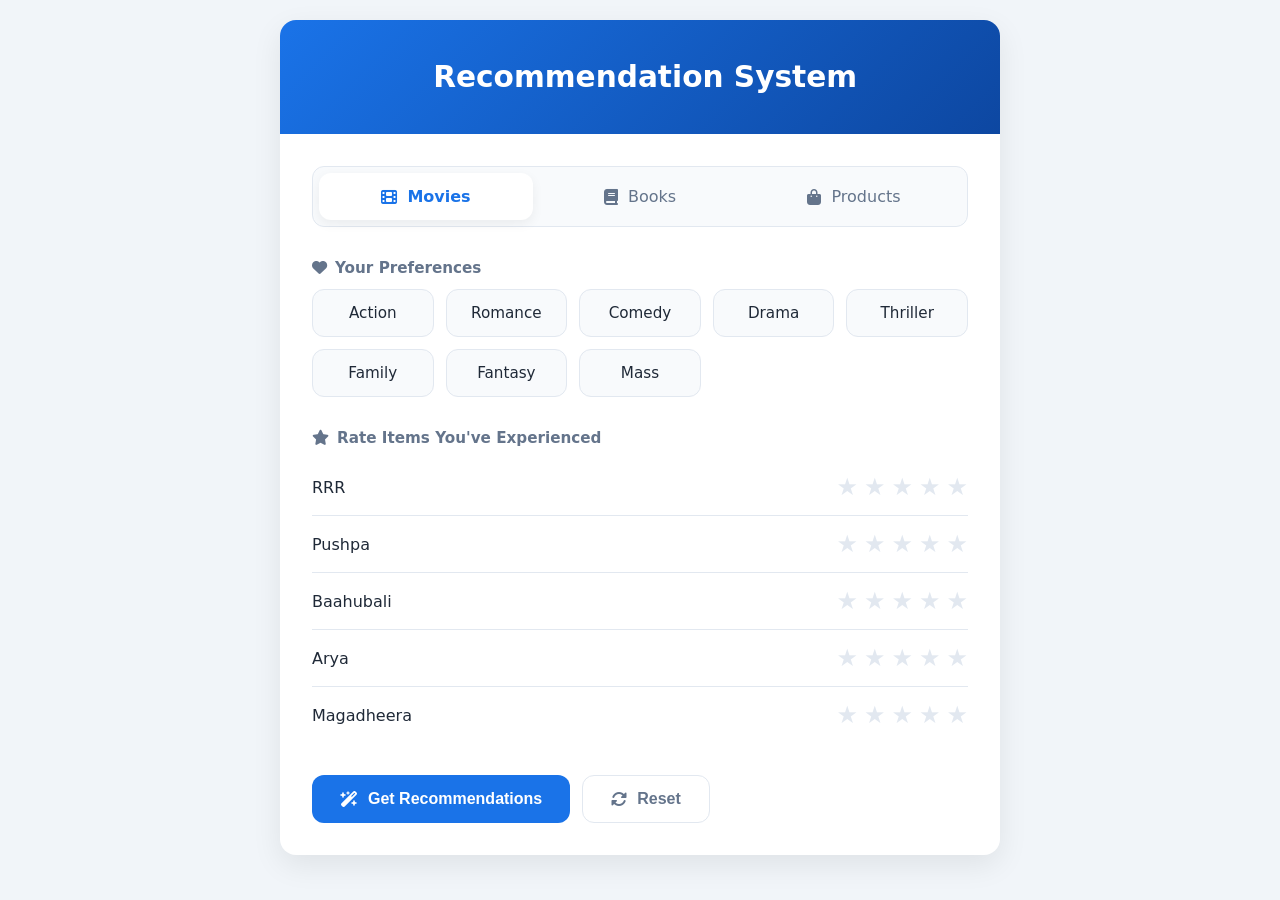
<file: Task-04/Recomendation_system.html>
<!DOCTYPE html>
<html lang="en">
<head>
  <meta charset="UTF-8">
  <meta name="viewport" content="width=device-width, initial-scale=1.0">
  <title>Recomendation System • Personalized Recommendations</title>
  <link rel="stylesheet" href="https://cdnjs.cloudflare.com/ajax/libs/font-awesome/6.6.0/css/all.min.css">
  <style>
    :root {
      --primary: #1a73e8;
      --primary-dark: #0d47a1;
      --text-primary: #1f2937;
      --text-secondary: #64748b;
      --text-tertiary: #94a3b8;
      --bg-primary: #ffffff;
      --bg-secondary: #f8fafc;
      --border: #e2e8f0;
      --radius: 16px;
      --radius-md: 12px;
    }

    * { box-sizing: border-box; margin: 0; padding: 0; }
    body {
      font-family: 'Segoe UI', system-ui, sans-serif;
      background: #f1f5f9;
      color: var(--text-primary);
      padding: 20px 0;
    }

    .container {
      max-width: 720px;
      margin: 0 auto;
      background: white;
      border-radius: var(--radius);
      box-shadow: 0 10px 30px rgba(0, 0, 0, 0.08);
      overflow: hidden;
    }

    .header {
      background: linear-gradient(135deg, var(--primary), var(--primary-dark));
      padding: 2.5rem 2rem;
      text-align: center;
      color: white;
    }

    .header h1 { font-size: 1.85rem; font-weight: 600; }
    .main { padding: 2rem; }

    .tabs {
      display: flex;
      background: var(--bg-secondary);
      border-radius: var(--radius-md);
      padding: 6px;
      margin-bottom: 2rem;
      border: 1px solid var(--border);
    }

    .tab {
      flex: 1;
      padding: 14px 20px;
      border-radius: var(--radius-md);
      font-weight: 500;
      text-align: center;
      cursor: pointer;
      transition: all 0.3s ease;
      display: flex;
      align-items: center;
      justify-content: center;
      gap: 10px;
      color: var(--text-secondary);
    }

    .tab.active {
      background: white;
      color: var(--primary);
      box-shadow: 0 4px 12px rgba(0, 0, 0, 0.06);
      font-weight: 600;
    }

    .section-title {
      font-size: 0.95rem;
      font-weight: 600;
      color: var(--text-secondary);
      margin-bottom: 12px;
      display: flex;
      align-items: center;
      gap: 8px;
    }

    .pref-grid {
      display: grid;
      grid-template-columns: repeat(auto-fit, minmax(110px, 1fr));
      gap: 12px;
      margin-bottom: 2rem;
    }

    .pref-chip {
      padding: 14px 16px;
      border: 1.5px solid var(--border);
      border-radius: var(--radius-md);
      background: var(--bg-secondary);
      text-align: center;
      font-size: 0.95rem;
      font-weight: 500;
      cursor: pointer;
      transition: all 0.2s ease;
    }

    .pref-chip:hover { border-color: var(--primary); background: #f0f7ff; }
    .pref-chip.sel {
      background: #e0f0ff;
      border-color: var(--primary);
      color: var(--primary);
      font-weight: 600;
    }

    .rating-row {
      display: flex;
      align-items: center;
      justify-content: space-between;
      padding: 14px 0;
      border-bottom: 1px solid var(--border);
    }

    .rating-row:last-child { border-bottom: none; }

    .stars { display: flex; gap: 6px; font-size: 1.5rem; }
    .star { cursor: pointer; color: #e2e8f0; transition: color 0.15s; }
    .star.lit { color: #fbbf24; }

    .rec-card {
      background: var(--bg-secondary);
      border: 1px solid var(--border);
      border-radius: var(--radius-md);
      padding: 1.25rem;
      display: flex;
      gap: 18px;
      margin-bottom: 14px;
      transition: all 0.3s ease;
    }

    .rec-card:hover {
      transform: translateY(-3px);
      box-shadow: 0 8px 25px rgba(0, 0, 0, 0.08);
      border-color: var(--primary);
    }

    .rec-icon {
      width: 52px;
      height: 52px;
      border-radius: 12px;
      background: white;
      display: flex;
      align-items: center;
      justify-content: center;
      font-size: 1.75rem;
      box-shadow: 0 2px 8px rgba(0, 0, 0, 0.06);
    }

    .rec-title { font-size: 1.1rem; font-weight: 600; }
    .rec-sub { font-size: 0.9rem; color: var(--text-secondary); margin-top: 4px; }

    .tag {
      display: inline-block;
      font-size: 0.8rem;
      padding: 4px 10px;
      background: #e0f0ff;
      color: var(--primary);
      border-radius: 20px;
      margin-right: 6px;
      margin-bottom: 6px;
    }

    .match-bar {
      height: 6px;
      background: #e2e8f0;
      border-radius: 999px;
      overflow: hidden;
      margin-top: 6px;
    }

    .match-fill {
      height: 100%;
      background: linear-gradient(90deg, var(--primary), #60a5fa);
    }

    .btn-group {
      display: flex;
      gap: 12px;
      margin-top: 2rem;
      flex-wrap: wrap;
    }

    .btn {
      padding: 14px 28px;
      border: none;
      border-radius: var(--radius-md);
      font-weight: 600;
      font-size: 1rem;
      cursor: pointer;
      transition: all 0.2s;
      display: flex;
      align-items: center;
      gap: 10px;
    }

    .btn-primary {
      background: var(--primary);
      color: white;
    }

    .btn-primary:hover { background: var(--primary-dark); transform: translateY(-2px); }

    .btn-secondary {
      background: transparent;
      border: 1.5px solid var(--border);
      color: var(--text-secondary);
    }

    .empty-state {
      text-align: center;
      padding: 3rem 1rem;
      color: var(--text-tertiary);
      font-size: 1.05rem;
    }
  </style>
</head>
<body>
  <div class="container">
    <div class="header">
      <h1><i class="fas fa-sparkles"></i> Recommendation System</h1>
    </div>

    <div class="main">
      <div class="tabs">
        <div class="tab active" data-tab="movies"><i class="fas fa-film"></i> Movies</div>
        <div class="tab" data-tab="books"><i class="fas fa-book"></i> Books</div>
        <div class="tab" data-tab="products"><i class="fas fa-shopping-bag"></i> Products</div>
      </div>

      <div class="section-title"><i class="fas fa-heart"></i> Your Preferences</div>
      <div class="pref-grid" id="pref-grid"></div>

      <div class="section-title"><i class="fas fa-star"></i> Rate Items You've Experienced</div>
      <div id="rating-list"></div>

      <div class="btn-group">
        <button class="btn btn-primary" onclick="getRecommendations()">
          <i class="fas fa-wand-magic-sparkles"></i> Get Recommendations
        </button>
        <button class="btn btn-secondary" onclick="resetAll()">
          <i class="fas fa-rotate"></i> Reset
        </button>
      </div>

      <div id="results"></div>
    </div>
  </div>

  <script>
    const data = {
      movies: {
        prefs: ['Action','Romance','Comedy','Drama','Thriller','Family','Fantasy','Mass'],
        rateItems: ['RRR','Pushpa','Baahubali','Arya','Magadheera'],
        items: [
          {title:'RRR',sub:'Action · Mass · 2022 · SS Rajamouli',icon:'🔥',tags:['Action','Mass'],match:98},
          {title:'Pushpa: The Rise',sub:'Action · Thriller · 2021 · Sukumar',icon:'🌿',tags:['Action','Thriller'],match:95},
          {title:'Baahubali: The Beginning',sub:'Fantasy · Action · 2015 · SS Rajamouli',icon:'⚔️',tags:['Fantasy','Action'],match:97},
          {title:'Magadheera',sub:'Fantasy · Romance · 2009 · SS Rajamouli',icon:'🐉',tags:['Fantasy','Romance'],match:93},
          {title:'Arya',sub:'Romance · Comedy · 2004 · Sukumar',icon:'💛',tags:['Romance','Comedy'],match:88},
          {title:'Ala Vaikunthapurramuloo',sub:'Family · Drama · 2020 · Trivikram',icon:'🏡',tags:['Family','Drama'],match:91},
          {title:'Rangasthalam',sub:'Drama · Action · 2018 · Sukumar',icon:'🎺',tags:['Drama','Action'],match:94},
          {title:'Sye Raa Narasimha Reddy',sub:'Action · History · 2019 · Surender Reddy',icon:'🗡️',tags:['Action','Mass'],match:87},
          {title:'Jersey',sub:'Drama · Family · 2019 · Gowtam Tinnanuri',icon:'🏏',tags:['Drama','Family'],match:89},
          {title:'Uppena',sub:'Romance · Drama · 2021 · Buchi Babu',icon:'🌊',tags:['Romance','Drama'],match:86},
          {title:'Bheemla Nayak',sub:'Action · Thriller · 2022 · Saagar K Chandra',icon:'💪',tags:['Action','Thriller'],match:85},
          {title:'Shyam Singha Roy',sub:'Romance · Drama · 2021 · Rahul Sankrityan',icon:'🎭',tags:['Romance','Drama'],match:90},
          {title:'Julayi',sub:'Comedy · Thriller · 2012 · Trivikram',icon:'😄',tags:['Comedy','Thriller'],match:83},
          {title:'Ye Maaya Chesave',sub:'Romance · Drama · 2010 · Gautham Menon',icon:'🌹',tags:['Romance','Drama'],match:87},
          {title:'Kushi',sub:'Comedy · Romance · 2001 · SJ Suryah',icon:'😊',tags:['Comedy','Romance'],match:84},
          {title:'Athadu',sub:'Action · Thriller · 2005 · Trivikram',icon:'🎯',tags:['Action','Thriller'],match:89},
          {title:'Vikram Vedha (Telugu)',sub:'Thriller · Action · 2017 · Pushkar-Gayatri',icon:'🃏',tags:['Thriller','Action'],match:88},
          {title:'Kalki 2898 AD',sub:'Sci-Fi · Fantasy · 2024 · Nag Ashwin',icon:'🤖',tags:['Fantasy','Action','Mass'],match:96},
        ]
      },
      books: {
        prefs: ['Fantasy','Mystery','Self-Help','Biography','Sci-Fi','Romance','History','Philosophy'],
        rateItems: ['Atomic Habits','1984','Dune','The Alchemist','Sapiens'],
        items: [
          {title:'Atomic Habits',sub:'Self-Help · Productivity · James Clear',icon:'⚡',tags:['Self-Help'],match:96},
          {title:'Sapiens',sub:'History · Anthropology · Yuval Noah Harari',icon:'🌍',tags:['History'],match:94},
          {title:'Dune',sub:'Sci-Fi · Epic · Frank Herbert',icon:'🌌',tags:['Sci-Fi','Fantasy'],match:95},
          {title:'The Alchemist',sub:'Philosophy · Journey · Paulo Coelho',icon:'✨',tags:['Philosophy','Romance'],match:92},
          {title:'Fourth Wing',sub:'Fantasy · Dragons · Rebecca Yarros',icon:'🐉',tags:['Fantasy','Romance'],match:91},
          {title:'The Psychology of Money',sub:'Self-Help · Finance · Morgan Housel',icon:'💰',tags:['Self-Help'],match:89},
          {title:'1984',sub:'Sci-Fi · Dystopia · George Orwell',icon:'📡',tags:['Sci-Fi'],match:93},
          {title:'Think Again',sub:'Self-Help · Mindset · Adam Grant',icon:'🧠',tags:['Self-Help','Philosophy'],match:87},
          {title:'A Brief History of Time',sub:'Science · Philosophy · Stephen Hawking',icon:'🔭',tags:['Science','Philosophy'],match:88},
          {title:'The Silent Patient',sub:'Mystery · Thriller · Alex Michaelides',icon:'🔍',tags:['Mystery'],match:90},
        ]
      },
      products: {
        prefs: ['Tech','Fashion','Home','Fitness','Gaming','Beauty','Kitchen','Books'],
        rateItems: ['AirPods Pro','Kindle','Instant Pot','Nike Shoes','MacBook'],
        items: [
          {title:'Sony WH-1000XM5',sub:'Tech · Noise Cancelling Headphones',icon:'🎧',tags:['Tech'],match:95},
          {title:'Apple AirPods Pro',sub:'Tech · Wireless Earbuds · Apple',icon:'🍎',tags:['Tech'],match:93},
          {title:'Theragun Mini',sub:'Fitness · Muscle Recovery Device',icon:'💪',tags:['Fitness'],match:88},
          {title:'Dyson Airwrap',sub:'Beauty · Hair Styling Tool',icon:'💨',tags:['Beauty'],match:86},
          {title:'Kindle Paperwhite',sub:'Books · E-Reader · Amazon',icon:'📖',tags:['Books','Tech'],match:91},
          {title:'Nike Air Max',sub:'Fashion · Fitness · Running Shoes',icon:'👟',tags:['Fashion','Fitness'],match:89},
          {title:'Instant Pot Duo',sub:'Kitchen · Pressure Cooker · Multi-use',icon:'🍲',tags:['Kitchen'],match:87},
          {title:'PS5 Console',sub:'Gaming · Sony · Next-Gen',icon:'🎮',tags:['Gaming','Tech'],match:94},
          {title:'Lego Technic',sub:'Gaming · Creative · Build Set',icon:'🧱',tags:['Gaming'],match:82},
          {title:'Vitamix Blender',sub:'Kitchen · Health · High Performance',icon:'🥤',tags:['Kitchen','Fitness'],match:84},
        ]
      }
    };

    let currentTab = 'movies';
    let selectedPrefs = new Set();
    let ratings = {};

    function switchTab(tab) {
      currentTab = tab;
      selectedPrefs.clear();
      ratings = {};
      document.querySelectorAll('.tab').forEach(t => t.classList.toggle('active', t.dataset.tab === tab));
      document.getElementById('results').innerHTML = '';
      renderUI();
    }

    function renderUI() {
      const d = data[currentTab];
      document.getElementById('pref-grid').innerHTML = d.prefs.map(p => `
        <div class="pref-chip ${selectedPrefs.has(p) ? 'sel' : ''}" onclick="togglePref('${p}')">${p}</div>
      `).join('');

      document.getElementById('rating-list').innerHTML = d.rateItems.map(item => `
        <div class="rating-row">
          <span class="rating-label">${item}</span>
          <div class="stars">
            ${[1,2,3,4,5].map(s => `<span class="star ${ratings[item] >= s ? 'lit' : ''}" onclick="setRating('${item}', ${s})">★</span>`).join('')}
          </div>
        </div>
      `).join('');
    }

    function togglePref(p) {
      selectedPrefs.has(p) ? selectedPrefs.delete(p) : selectedPrefs.add(p);
      renderUI();
    }

    function setRating(item, value) {
      ratings[item] = value;
      renderUI();
    }

    function getRecommendations() {
      const d = data[currentTab];
      const ratedValues = Object.values(ratings).filter(v => v > 0);
      const avgRating = ratedValues.length ? ratedValues.reduce((a, b) => a + b, 0) / ratedValues.length : 3;
      const boost = avgRating >= 4 ? 1.08 : avgRating <= 2 ? 0.9 : 1;

      let filtered = d.items
        .filter(item => selectedPrefs.size === 0 || item.tags.some(t => selectedPrefs.has(t)))
        .map(item => ({ ...item, match: Math.min(99, Math.round(item.match * boost)) }))
        .sort((a, b) => b.match - a.match);

      const resultsDiv = document.getElementById('results');

      if (filtered.length === 0) {
        resultsDiv.innerHTML = `<div class="empty-state">No matches found. Try selecting different preferences.</div>`;
        return;
      }

      resultsDiv.innerHTML = `
        <div class="section-title" style="margin-top:2rem">
          <i class="fas fa-check-circle"></i> ${filtered.length} Personalized Recommendations
        </div>
        ${filtered.map(item => `
          <div class="rec-card">
            <div class="rec-icon">${item.icon}</div>
            <div style="flex:1">
              <div class="rec-title">${item.title}</div>
              <div class="rec-sub">${item.sub}</div>
              <div style="margin-top:10px">
                ${item.tags.map(tag => `<span class="tag">${tag}</span>`).join('')}
              </div>
              <div style="margin-top:12px">
                <div style="font-size:0.85rem;font-weight:600;color:var(--primary)">${item.match}% Match</div>
                <div class="match-bar"><div class="match-fill" style="width:${item.match}%"></div></div>
              </div>
            </div>
          </div>
        `).join('')}
      `;
    }

    function resetAll() {
      selectedPrefs.clear();
      ratings = {};
      document.getElementById('results').innerHTML = '';
      renderUI();
    }

    // Tab Click Handlers
    document.querySelectorAll('.tab').forEach(tab => {
      tab.addEventListener('click', () => switchTab(tab.dataset.tab));
    });

    // Initial Render
    renderUI();
  </script>
</body>
</html>
</file>
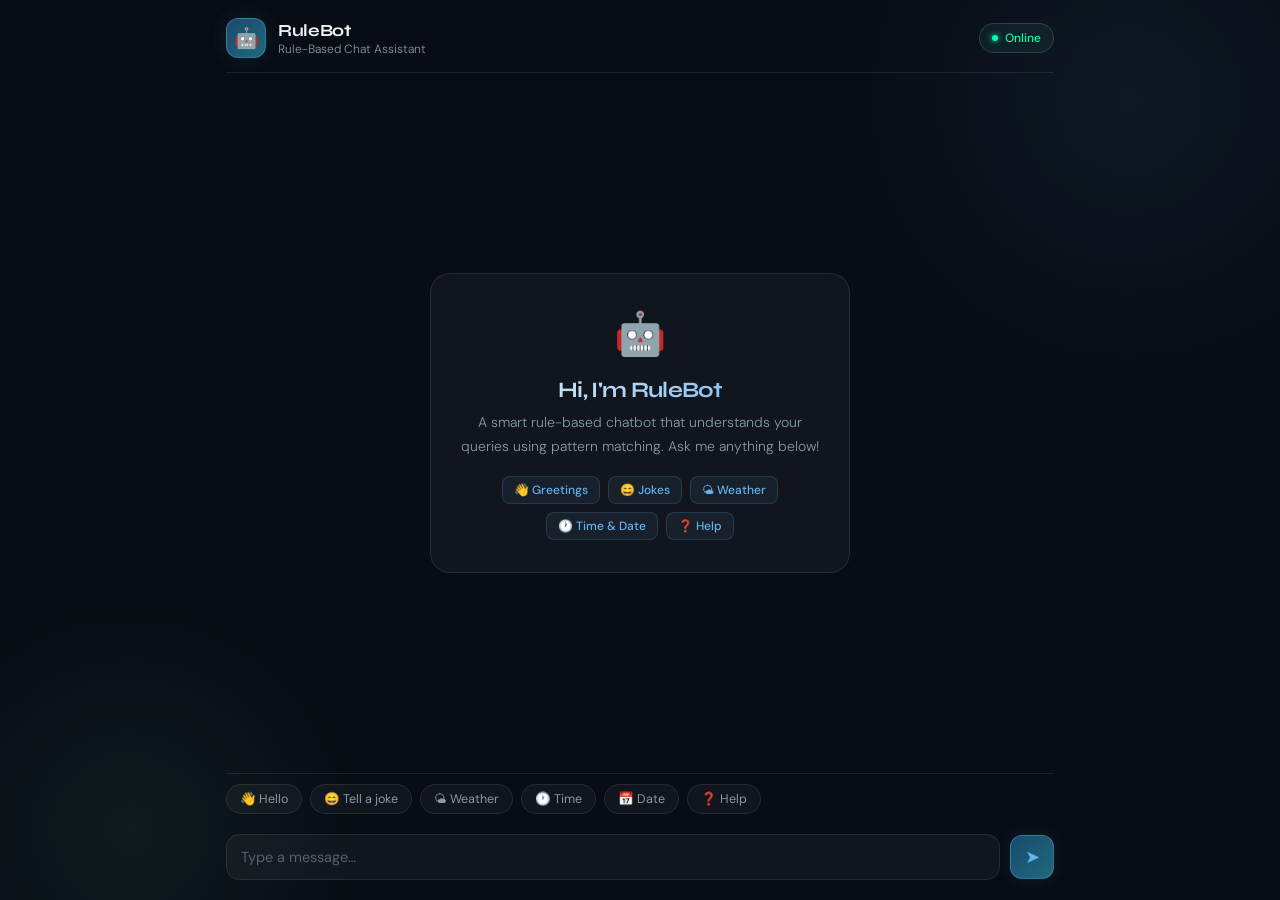
<file: Task_01/chatbot.html>
<!DOCTYPE html>
<html lang="en">
<head>
<meta charset="UTF-8" />
<meta name="viewport" content="width=device-width, initial-scale=1.0" />
<title>RuleBot — AI Chat Assistant</title>
<link href="https://fonts.googleapis.com/css2?family=Syne:wght@400;500;600;700&family=DM+Sans:ital,wght@0,300;0,400;0,500;1,300&display=swap" rel="stylesheet" />
<style>
  *, *::before, *::after { box-sizing: border-box; margin: 0; padding: 0; }

  :root {
    --bg: #080c14;
    --surface: rgba(255,255,255,0.04);
    --surface-hover: rgba(255,255,255,0.07);
    --border: rgba(255,255,255,0.09);
    --border-accent: rgba(99,179,237,0.35);
    --accent: #63b3ed;
    --accent2: #00ffaa;
    --text-primary: #eef2f7;
    --text-secondary: #8899aa;
    --text-muted: #556070;
    --user-bubble: linear-gradient(135deg, #1a4a6e, #1e5f7a);
    --bot-bubble: rgba(255,255,255,0.05);
    --glow: rgba(99,179,237,0.12);
    --font-display: 'Syne', sans-serif;
    --font-body: 'DM Sans', sans-serif;
  }

  html, body {
    height: 100%;
    background: var(--bg);
    font-family: var(--font-body);
    color: var(--text-primary);
    overflow: hidden;
  }

  /* Background orbs */
  body::before, body::after {
    content: '';
    position: fixed;
    border-radius: 50%;
    pointer-events: none;
    z-index: 0;
  }
  body::before {
    width: 600px; height: 600px;
    top: -200px; right: -150px;
    background: radial-gradient(circle, rgba(99,179,237,0.08) 0%, transparent 70%);
  }
  body::after {
    width: 500px; height: 500px;
    bottom: -180px; left: -120px;
    background: radial-gradient(circle, rgba(118,228,192,0.07) 0%, transparent 70%);
  }

  .page {
    position: relative;
    z-index: 1;
    display: flex;
    flex-direction: column;
    height: 100vh;
    max-width: 860px;
    margin: 0 auto;
    padding: 0 16px;
  }

  /* ── TOP BAR ── */
  .topbar {
    display: flex;
    align-items: center;
    justify-content: space-between;
    padding: 18px 0 14px;
    border-bottom: 1px solid var(--border);
    flex-shrink: 0;
    animation: fadeDown 0.5s ease both;
  }
  .brand {
    display: flex;
    align-items: center;
    gap: 12px;
  }
  .bot-icon {
    width: 40px; height: 40px;
    border-radius: 12px;
    background: linear-gradient(135deg, #1a4a6e, #1e6a7a);
    border: 1px solid var(--border-accent);
    display: flex;
    align-items: center;
    justify-content: center;
    font-size: 20px;
    box-shadow: 0 0 20px var(--glow);
  }
  .brand-text h1 {
    font-family: var(--font-display);
    font-size: 17px;
    font-weight: 700;
    letter-spacing: -0.02em;
    color: var(--text-primary);
  }
  .brand-text p {
    font-size: 12px;
    color: var(--text-secondary);
    font-weight: 300;
  }
  .status-badge {
    display: flex;
    align-items: center;
    gap: 7px;
    padding: 6px 12px;
    border-radius: 20px;
    background: rgba(118,228,192,0.06);
    border: 1px solid rgba(118,228,192,0.2);
    font-size: 12px;
    color: var(--accent2);
    font-weight: 500;
  }
  .status-badge::before {
    content: '';
    width: 6px; height: 6px;
    border-radius: 50%;
    background: var(--accent2);
    box-shadow: 0 0 6px var(--accent2);
    animation: pulse 2s infinite;
  }
  @keyframes pulse { 0%,100%{opacity:1} 50%{opacity:0.4} }

  /* ── MESSAGES ── */
  .messages-wrap {
    flex: 1;
    overflow-y: auto;
    padding: 20px 0;
    display: flex;
    flex-direction: column;
    gap: 14px;
    scrollbar-width: thin;
    scrollbar-color: rgba(255,255,255,0.1) transparent;
  }
  .messages-wrap::-webkit-scrollbar { width: 4px; }
  .messages-wrap::-webkit-scrollbar-thumb { background: rgba(255,255,255,0.1); border-radius: 4px; }

  .msg-row {
    display: flex;
    align-items: flex-end;
    gap: 10px;
    animation: msgIn 0.3s cubic-bezier(0.34,1.56,0.64,1) both;
  }
  .msg-row.user { flex-direction: row-reverse; }

  @keyframes msgIn {
    from { opacity: 0; transform: translateY(10px) scale(0.97); }
    to   { opacity: 1; transform: translateY(0) scale(1); }
  }

  .avatar {
    width: 30px; height: 30px;
    border-radius: 10px;
    display: flex;
    align-items: center;
    justify-content: center;
    font-size: 15px;
    flex-shrink: 0;
  }
  .avatar.bot-av {
    background: linear-gradient(135deg, #1a4a6e, #1e6a7a);
    border: 1px solid var(--border-accent);
  }
  .avatar.user-av {
    background: rgba(255,255,255,0.06);
    border: 1px solid var(--border);
  }

  .bubble-wrap { display: flex; flex-direction: column; max-width: 72%; }
  .msg-row.user .bubble-wrap { align-items: flex-end; }

  .bubble {
    padding: 11px 15px;
    border-radius: 16px;
    font-size: 14.5px;
    line-height: 1.65;
    font-weight: 400;
    word-break: break-word;
    white-space: pre-line;
  }
  .bubble.bot {
    background: var(--bot-bubble);
    border: 1px solid var(--border);
    border-bottom-left-radius: 5px;
    color: var(--text-primary);
  }
  .bubble.user {
    background: var(--user-bubble);
    border: 1px solid var(--border-accent);
    border-bottom-right-radius: 5px;
    color: #dceefa;
  }

  .msg-time {
    font-size: 10.5px;
    color: var(--text-muted);
    margin-top: 4px;
    padding: 0 2px;
    font-weight: 300;
  }

  /* typing dots */
  .typing-bubble {
    background: var(--bot-bubble);
    border: 1px solid var(--border);
    border-bottom-left-radius: 5px;
    padding: 13px 16px;
    border-radius: 16px;
    display: flex;
    gap: 5px;
    align-items: center;
  }
  .dot {
    width: 6px; height: 6px;
    border-radius: 50%;
    background: var(--text-muted);
    animation: dotBounce 1.3s infinite;
  }
  .dot:nth-child(2) { animation-delay: 0.18s; }
  .dot:nth-child(3) { animation-delay: 0.36s; }
  @keyframes dotBounce { 0%,60%,100%{transform:translateY(0)} 30%{transform:translateY(-5px);background:var(--accent)} }

  /* ── CHIPS ── */
  .chips-bar {
    display: flex;
    gap: 8px;
    flex-wrap: wrap;
    padding: 10px 0 8px;
    border-top: 1px solid var(--border);
    flex-shrink: 0;
    animation: fadeUp 0.5s 0.2s ease both;
  }
  .chip {
    padding: 6px 13px;
    border-radius: 20px;
    border: 1px solid var(--border);
    background: var(--surface);
    color: var(--text-secondary);
    font-size: 12.5px;
    font-family: var(--font-body);
    cursor: pointer;
    transition: all 0.18s;
    white-space: nowrap;
  }
  .chip:hover {
    background: var(--surface-hover);
    border-color: var(--border-accent);
    color: var(--accent);
    transform: translateY(-1px);
  }

  /* ── INPUT BAR ── */
  .input-bar {
    display: flex;
    align-items: center;
    gap: 10px;
    padding: 12px 0 20px;
    flex-shrink: 0;
    animation: fadeUp 0.5s 0.3s ease both;
  }
  .input-wrap {
    flex: 1;
    display: flex;
    align-items: center;
    background: var(--surface);
    border: 1px solid var(--border);
    border-radius: 14px;
    padding: 0 14px;
    transition: border-color 0.2s, box-shadow 0.2s;
  }
  .input-wrap:focus-within {
    border-color: var(--border-accent);
    box-shadow: 0 0 0 3px var(--glow);
  }
  #userInput {
    flex: 1;
    background: none;
    border: none;
    outline: none;
    padding: 13px 0;
    font-size: 14.5px;
    font-family: var(--font-body);
    color: var(--text-primary);
    font-weight: 400;
  }
  #userInput::placeholder { color: var(--text-muted); }
  .send-btn {
    width: 44px; height: 44px;
    border-radius: 12px;
    background: linear-gradient(135deg, #1a4a6e, #1e6a7a);
    border: 1px solid var(--border-accent);
    color: var(--accent);
    cursor: pointer;
    display: flex;
    align-items: center;
    justify-content: center;
    font-size: 18px;
    flex-shrink: 0;
    transition: all 0.18s;
    box-shadow: 0 0 16px var(--glow);
  }
  .send-btn:hover { transform: scale(1.06); box-shadow: 0 0 24px rgba(99,179,237,0.25); }
  .send-btn:active { transform: scale(0.96); }

  /* ── WELCOME CARD ── */
  .welcome-card {
    margin: auto;
    text-align: center;
    padding: 32px 24px;
    border-radius: 20px;
    border: 1px solid var(--border);
    background: var(--surface);
    max-width: 420px;
    animation: fadeIn 0.6s ease both;
  }
  .welcome-card .big-icon { font-size: 42px; margin-bottom: 16px; }
  .welcome-card h2 {
    font-family: var(--font-display);
    font-size: 22px;
    font-weight: 700;
    letter-spacing: -0.03em;
    margin-bottom: 8px;
    background: linear-gradient(135deg, var(--text-primary), var(--accent));
    -webkit-background-clip: text;
    -webkit-text-fill-color: transparent;
    background-clip: text;
  }
  .welcome-card p { font-size: 14px; color: var(--text-secondary); line-height: 1.7; font-weight: 300; }
  .welcome-card .caps {
    display: flex;
    gap: 8px;
    justify-content: center;
    flex-wrap: wrap;
    margin-top: 18px;
  }
  .cap-tag {
    padding: 5px 11px;
    border-radius: 8px;
    background: rgba(99,179,237,0.07);
    border: 1px solid rgba(99,179,237,0.18);
    font-size: 12px;
    color: var(--accent);
    font-weight: 500;
  }

  @keyframes fadeDown { from{opacity:0;transform:translateY(-10px)} to{opacity:1;transform:translateY(0)} }
  @keyframes fadeUp   { from{opacity:0;transform:translateY(10px)}  to{opacity:1;transform:translateY(0)} }
  @keyframes fadeIn   { from{opacity:0;transform:scale(0.97)}        to{opacity:1;transform:scale(1)} }
</style>
</head>
<body>

<div class="page">

  <!-- TOP BAR -->
  <div class="topbar">
    <div class="brand">
      <div class="bot-icon">🤖</div>
      <div class="brand-text">
        <h1>RuleBot</h1>
        <p>Rule-Based Chat Assistant</p>
      </div>
    </div>
    <div class="status-badge">Online</div>
  </div>

  <!-- MESSAGES -->
  <div class="messages-wrap" id="messages">
    <div class="welcome-card" id="welcomeCard">
      <div class="big-icon">🤖</div>
      <h2>Hi, I'm RuleBot</h2>
      <p>A smart rule-based chatbot that understands your queries using pattern matching. Ask me anything below!</p>
      <div class="caps">
        <span class="cap-tag">👋 Greetings</span>
        <span class="cap-tag">😄 Jokes</span>
        <span class="cap-tag">🌤 Weather</span>
        <span class="cap-tag">🕐 Time & Date</span>
        <span class="cap-tag">❓ Help</span>
      </div>
    </div>
  </div>

  <!-- QUICK CHIPS -->
  <div class="chips-bar" id="chips">
    <button class="chip" onclick="sendChip('Hello!')">👋 Hello</button>
    <button class="chip" onclick="sendChip('Tell me a joke')">😄 Tell a joke</button>
    <button class="chip" onclick="sendChip('What is the weather?')">🌤 Weather</button>
    <button class="chip" onclick="sendChip('What time is it?')">🕐 Time</button>
    <button class="chip" onclick="sendChip('What is today\'s date?')">📅 Date</button>
    <button class="chip" onclick="sendChip('Help')">❓ Help</button>
  </div>

  <!-- INPUT BAR -->
  <div class="input-bar">
    <div class="input-wrap">
      <input id="userInput" type="text" placeholder="Type a message…" autocomplete="off" />
    </div>
    <button class="send-btn" id="sendBtn" title="Send">➤</button>
  </div>

</div>

<script>
const RULES = [
  { re: /\b(hi|hello|hey|howdy|greetings|sup)\b/i,
    res: ["Hello there! 😊 How can I help you today?","Hey! Great to see you. What can I do for you?","Hi! I'm RuleBot, ready to help."] },
  { re: /\b(bye|goodbye|see you|cya|farewell|later)\b/i,
    res: ["Goodbye! Have a wonderful day! 👋","See you later! Take care! 😊","Bye! Come back anytime!"] },
  { re: /\b(your name|who are you|what are you)\b/i,
    res: ["I'm RuleBot — a rule-based chatbot built with pattern matching! 🤖","My name is RuleBot! I respond based on predefined rules."] },
  { re: /\b(how are you|how do you do|are you okay|you good)\b/i,
    res: ["I'm just a bot, but I'm running great! Thanks for asking 😄","All systems operational! How about you?"] },
  { re: /\b(weather|temperature|forecast|rain|sunny|cloudy)\b/i,
    res: ["I can't check real-time weather, but try weather.com! 🌤","For weather updates, check Google or your local forecast app! ⛅"] },
  { re: /\b(time|clock|what time)\b/i,
    res: [()=>`The current time is ${new Date().toLocaleTimeString([],{hour:'2-digit',minute:'2-digit'})} 🕐`] },
  { re: /\b(date|today|what day)\b/i,
    res: [()=>`Today is ${new Date().toLocaleDateString('en-US',{weekday:'long',year:'numeric',month:'long',day:'numeric'})} 📅`] },
  { re: /\b(joke|funny|make me laugh|humor)\b/i,
    res: ["Why do programmers prefer dark mode? Because light attracts bugs! 🐛😂","Why did the chatbot go to school? To improve its language skills! 📚😄","I told my computer I needed a break. Now it won't stop sending me vacation ads! 😆"] },
  { re: /\b(help|support|what can you do|features|commands)\b/i,
    res: ["I can help with:\n• 👋 Greetings & small talk\n• 😄 Jokes\n• 🌤 Weather tips\n• 🕐 Time & date\n• ❓ FAQs\n\nJust type naturally!"] },
  { re: /\b(thank|thanks|thank you|thx|ty)\b/i,
    res: ["You're welcome! 😊 Anything else?","Happy to help! 🙌","Anytime! Don't hesitate to ask more."] },
  { re: /\b(age|how old|created|born)\b/i,
    res: ["I was just built for this project! I'm brand new 🎉","I was built with HTML, CSS & JavaScript!"] },
  { re: /\b(python|code|program|script|javascript|html)\b/i,
    res: ["This chatbot is built with HTML, CSS & JS! 💻 Pattern matching powers my responses.","Clean code makes happy bots! 🐍"] },
  { re: /\b(love|like|favorite|best|awesome|cool|great)\b/i,
    res: ["Thanks for the kind words! 💙","I appreciate the positivity! 😊"] },
];

const FALLBACKS = [
  "Hmm, I'm not sure about that. Type 'help' to see what I can do! 🤔",
  "I didn't quite catch that. Could you rephrase?",
  "That's outside my rule set! Type 'help' to see available topics. 🤖",
];

function getReply(text) {
  for (const rule of RULES) {
    if (rule.re.test(text)) {
      const r = rule.res[Math.floor(Math.random() * rule.res.length)];
      return typeof r === 'function' ? r() : r;
    }
  }
  return FALLBACKS[Math.floor(Math.random() * FALLBACKS.length)];
}

function nowTime() {
  return new Date().toLocaleTimeString([], {hour:'2-digit', minute:'2-digit'});
}

function removeWelcome() {
  const w = document.getElementById('welcomeCard');
  if (w) w.remove();
}

function addMessage(text, isUser) {
  removeWelcome();
  const msgs = document.getElementById('messages');
  const row = document.createElement('div');
  row.className = 'msg-row ' + (isUser ? 'user' : 'bot');

  const avatar = document.createElement('div');
  avatar.className = 'avatar ' + (isUser ? 'user-av' : 'bot-av');
  avatar.textContent = isUser ? '🧑' : '🤖';

  const wrap = document.createElement('div');
  wrap.className = 'bubble-wrap';

  const bubble = document.createElement('div');
  bubble.className = 'bubble ' + (isUser ? 'user' : 'bot');
  bubble.textContent = text;

  const time = document.createElement('div');
  time.className = 'msg-time';
  time.textContent = nowTime();

  wrap.appendChild(bubble);
  wrap.appendChild(time);
  row.appendChild(avatar);
  row.appendChild(wrap);
  msgs.appendChild(row);
  msgs.scrollTop = msgs.scrollHeight;
}

function showTyping() {
  removeWelcome();
  const msgs = document.getElementById('messages');
  const row = document.createElement('div');
  row.className = 'msg-row bot';
  row.id = 'typingRow';

  const avatar = document.createElement('div');
  avatar.className = 'avatar bot-av';
  avatar.textContent = '🤖';

  const tb = document.createElement('div');
  tb.className = 'typing-bubble';
  tb.innerHTML = '<div class="dot"></div><div class="dot"></div><div class="dot"></div>';

  row.appendChild(avatar);
  row.appendChild(tb);
  msgs.appendChild(row);
  msgs.scrollTop = msgs.scrollHeight;
}

function removeTyping() {
  const t = document.getElementById('typingRow');
  if (t) t.remove();
}

function handleSend() {
  const input = document.getElementById('userInput');
  const text = input.value.trim();
  if (!text) return;
  addMessage(text, true);
  input.value = '';
  showTyping();
  setTimeout(() => {
    removeTyping();
    addMessage(getReply(text), false);
  }, 600 + Math.random() * 500);
}

function sendChip(text) {
  document.getElementById('userInput').value = text;
  handleSend();
}

document.getElementById('sendBtn').addEventListener('click', handleSend);
document.getElementById('userInput').addEventListener('keydown', e => {
  if (e.key === 'Enter') handleSend();
});
</script>
</body>
</html>
</file>
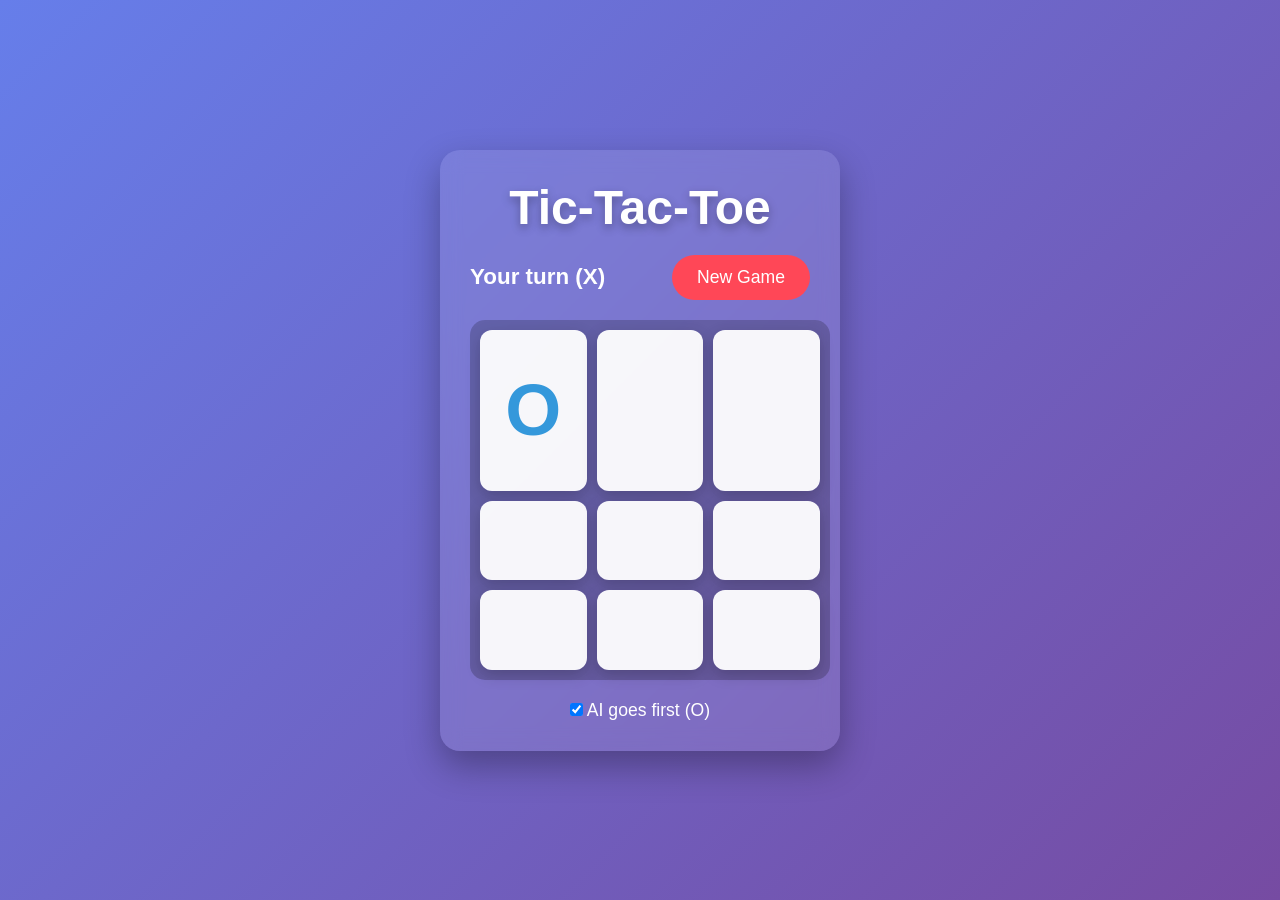
<file: Task-02/Codes/Working-code.html>
<!DOCTYPE html>
<html lang="en">
<head>
    <meta charset="UTF-8">
    <meta name="viewport" content="width=device-width, initial-scale=1.0">
    <title>Tic-Tac-Toe AI</title>
    <style>
        * {
            margin: 0;
            padding: 0;
            box-sizing: border-box;
        }

        body {
            font-family: 'Segoe UI', Tahoma, Geneva, Verdana, sans-serif;
            background: linear-gradient(135deg, #667eea, #764ba2);
            height: 100vh;
            display: flex;
            justify-content: center;
            align-items: center;
            color: white;
        }

        .container {
            text-align: center;
            background: rgba(255, 255, 255, 0.1);
            padding: 30px;
            border-radius: 20px;
            backdrop-filter: blur(10px);
            box-shadow: 0 15px 35px rgba(0, 0, 0, 0.3);
            max-width: 400px;
        }

        h1 {
            font-size: 3rem;
            margin-bottom: 20px;
            text-shadow: 0 4px 10px rgba(0, 0, 0, 0.3);
        }

        .game-info {
            display: flex;
            justify-content: space-between;
            align-items: center;
            margin-bottom: 20px;
            flex-wrap: wrap;
            gap: 15px;
        }

        #status {
            font-size: 1.4rem;
            font-weight: bold;
        }

        #reset-btn {
            padding: 12px 25px;
            font-size: 1.1rem;
            background: #ff4757;
            color: white;
            border: none;
            border-radius: 50px;
            cursor: pointer;
            transition: all 0.3s;
        }

        #reset-btn:hover {
            background: #ff3742;
            transform: translateY(-3px);
        }

        .board {
            display: grid;
            grid-template-columns: repeat(3, 1fr);
            gap: 10px;
            width: 360px;
            height: 360px;
            margin: 0 auto;
            background: rgba(0, 0, 0, 0.2);
            padding: 10px;
            border-radius: 15px;
        }

        .cell {
            background: rgba(255, 255, 255, 0.95);
            color: #333;
            font-size: 4.5rem;
            font-weight: bold;
            display: flex;
            align-items: center;
            justify-content: center;
            border-radius: 12px;
            cursor: pointer;
            transition: all 0.2s;
            box-shadow: 0 5px 15px rgba(0, 0, 0, 0.2);
        }

        .cell:hover {
            background: rgba(255, 255, 255, 1);
            transform: scale(1.03);
        }

        .cell.x { color: #e74c3c; }
        .cell.o { color: #3498db; }

        .controls {
            margin-top: 20px;
            font-size: 1.1rem;
        }

        .controls label {
            cursor: pointer;
        }

        @media (max-width: 480px) {
            .board {
                width: 300px;
                height: 300px;
            }
            .cell {
                font-size: 3.5rem;
            }
        }
    </style>
</head>
<body>
    <div class="container">
        <h1>Tic-Tac-Toe</h1>
        <div class="game-info">
            <p id="status">Your turn (X)</p>
            <button id="reset-btn">New Game</button>
        </div>
        
        <div class="board" id="board"></div>

        <div class="controls">
            <label>
                <input type="checkbox" id="ai-first" checked>
                AI goes first (O)
            </label>
        </div>
    </div>

    <script>
        const boardElement = document.getElementById('board');
        const statusElement = document.getElementById('status');
        const resetBtn = document.getElementById('reset-btn');
        const aiFirstCheckbox = document.getElementById('ai-first');

        let board = ['', '', '', '', '', '', '', '', ''];
        let currentPlayer = 'X';
        let gameActive = true;
        let aiPlayer = 'O';
        let humanPlayer = 'X';

        const winningConditions = [
            [0,1,2], [3,4,5], [6,7,8],
            [0,3,6], [1,4,7], [2,5,8],
            [0,4,8], [2,4,6]
        ];

        function createBoard() {
            boardElement.innerHTML = '';
            for (let i = 0; i < 9; i++) {
                const cell = document.createElement('div');
                cell.classList.add('cell');
                cell.dataset.index = i;
                cell.addEventListener('click', handleCellClick);
                boardElement.appendChild(cell);
            }
        }

        function handleCellClick(e) {
            const index = parseInt(e.target.dataset.index);
            if (board[index] !== '' || !gameActive || currentPlayer !== humanPlayer) return;
            makeMove(index, humanPlayer);
        }

        function makeMove(index, player) {
            board[index] = player;
            const cells = boardElement.children;
            cells[index].textContent = player;
            cells[index].classList.add(player.toLowerCase());

            if (checkWin(player)) {
                statusElement.textContent = player === humanPlayer ? "🎉 You Win!" : "🤖 AI Wins!";
                gameActive = false;
                return;
            }

            if (board.every(cell => cell !== '')) {
                statusElement.textContent = "🤝 It's a Draw!";
                gameActive = false;
                return;
            }

            // Switch player
            currentPlayer = (player === 'X') ? 'O' : 'X';
            
            statusElement.textContent = currentPlayer === humanPlayer ? 
                `Your turn (${humanPlayer})` : `AI thinking...`;

            // Trigger AI move if it's AI's turn
            if (currentPlayer === aiPlayer && gameActive) {
                setTimeout(aiMove, 350);
            }
        }

        function aiMove() {
            if (!gameActive || currentPlayer !== aiPlayer) return;
            const bestMove = minimax(board, aiPlayer).index;
            makeMove(bestMove, aiPlayer);
        }

        function minimax(newBoard, player, alpha = -Infinity, beta = Infinity) {
            const availSpots = newBoard.reduce((acc, val, idx) => 
                val === '' ? acc.concat(idx) : acc, []);

            if (checkWinForBoard(newBoard, humanPlayer)) return { score: -10 };
            if (checkWinForBoard(newBoard, aiPlayer)) return { score: 10 };
            if (availSpots.length === 0) return { score: 0 };

            let bestMove = player === aiPlayer ? {score: -Infinity} : {score: Infinity};

            for (let i of availSpots) {
                newBoard[i] = player;
                const result = minimax(newBoard, player === aiPlayer ? humanPlayer : aiPlayer, alpha, beta);
                newBoard[i] = '';

                if (player === aiPlayer) {
                    if (result.score > bestMove.score) {
                        bestMove.score = result.score;
                        bestMove.index = i;
                    }
                    alpha = Math.max(alpha, result.score);
                } else {
                    if (result.score < bestMove.score) {
                        bestMove.score = result.score;
                        bestMove.index = i;
                    }
                    beta = Math.min(beta, result.score);
                }
                if (beta <= alpha) break;
            }
            return bestMove;
        }

        function checkWinForBoard(boardState, player) {
            return winningConditions.some(condition => 
                condition.every(index => boardState[index] === player)
            );
        }

        function checkWin(player) {
            return checkWinForBoard(board, player);
        }

        function resetGame() {
            board = ['', '', '', '', '', '', '', '', ''];
            gameActive = true;
            humanPlayer = 'X';
            aiPlayer = 'O';

            createBoard();

            if (aiFirstCheckbox.checked) {
                currentPlayer = aiPlayer;           // AI starts
                statusElement.textContent = "AI thinking...";
                setTimeout(aiMove, 400);
            } else {
                currentPlayer = humanPlayer;        // Human starts
                statusElement.textContent = `Your turn (${humanPlayer})`;
            }
        }

        // Event Listeners
        resetBtn.addEventListener('click', resetGame);
        aiFirstCheckbox.addEventListener('change', resetGame);

        // Start the game
        resetGame();
    </script>
</body>
</html>
</file>
